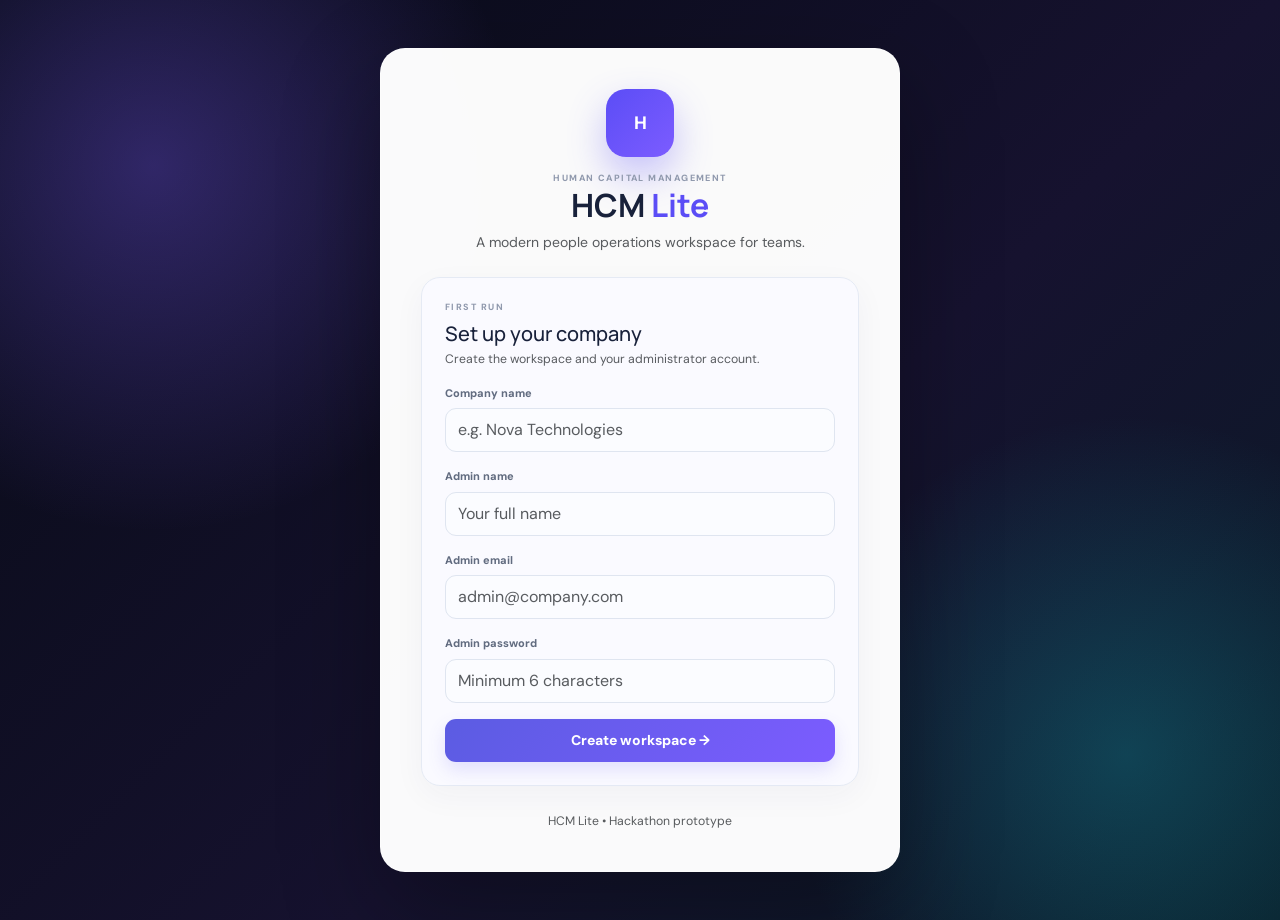
<file: index.html>
<!DOCTYPE html><html lang="en"><head><meta charset="UTF-8"><meta name="viewport" content="width=device-width,initial-scale=1.0"><title>HCM Lite — People Operations</title><link href="https://cdn.jsdelivr.net/npm/bootstrap@5.3.3/dist/css/bootstrap.min.css" rel="stylesheet"><link rel="stylesheet" href="css/style.css"></head><body class="auth-bg"><main class="container py-4"><div class="auth-card mx-auto"><div class="text-center mb-4"><div class="brand-mark">H</div><div class="eyebrow">HUMAN CAPITAL MANAGEMENT</div><h1 class="h2 fw-bold mb-2">HCM <span style="color:#5b4df6">Lite</span></h1><p class="text-muted mb-0">A modern people operations workspace for teams.</p></div><section id="setupBox"><div class="premium-card" style="box-shadow:none;background:#fafaff"><div class="section-kicker">FIRST RUN</div><h2 class="h5 mt-2 mb-1">Set up your company</h2><p class="text-muted small">Create the workspace and your administrator account.</p><form id="setupForm" novalidate><div class="mb-3"><label>Company name</label><input id="companyName" class="form-control" placeholder="e.g. Nova Technologies" required></div><div class="mb-3"><label>Admin name</label><input id="adminName" class="form-control" placeholder="Your full name" required></div><div class="mb-3"><label>Admin email</label><input id="adminEmail" type="email" class="form-control" placeholder="admin@company.com" required></div><div class="mb-3"><label>Admin password</label><input id="adminPassword" type="password" minlength="6" class="form-control" placeholder="Minimum 6 characters" required></div><button class="gradient-btn w-100">Create workspace →</button></form></div></section><section id="loginBox" class="d-none"><div class="premium-card" style="box-shadow:none;background:#fafaff"><div class="section-kicker">SECURE ACCESS</div><h2 class="h5 mt-2 mb-1">Welcome back</h2><p id="loginCompany" class="text-muted small"></p><form id="loginForm" novalidate><div class="mb-3"><label>Email</label><input id="loginEmail" type="email" class="form-control" required></div><div class="mb-3"><label>Password</label><input id="loginPassword" type="password" class="form-control" required></div><div id="loginError" class="form-message error mb-3 d-none"></div><button class="gradient-btn w-100">Continue to workspace →</button></form></div></section><div class="text-center mt-4"><small class="text-muted">HCM Lite • Hackathon prototype</small></div></div></main><script src="js/storage.js"></script><script src="js/auth.js"></script></body></html>
</file>
<file: css/style.css>
@import url('https://fonts.googleapis.com/css2?family=DM+Sans:wght@400;500;600;700&family=Manrope:wght@500;600;700;800&display=swap');
:root{--bg:#f6f7fb;--surface:#fff;--surface2:#f9faff;--ink:#151a2d;--muted:#7c8499;--line:#e9ecf3;--primary:#5b4df6;--primary2:#7c5cff;--cyan:#16b8c9;--green:#18a874;--amber:#e8a21a;--red:#e05252;--nav:#0c1020;--nav2:#151b33;--shadow:0 12px 35px rgba(23,30,57,.07);--shadow2:0 22px 70px rgba(40,35,100,.12)}*{box-sizing:border-box}html{scroll-behavior:smooth}body{margin:0;background:var(--bg);color:var(--ink);font-family:'DM Sans',sans-serif;-webkit-font-smoothing:antialiased}.app-shell{min-height:100vh}h1,h2,h3,h4,h5,.brand,.sidebar-brand{font-family:'Manrope',sans-serif}.sidebar{width:272px;position:fixed;inset:0 auto 0 0;z-index:1000;padding:22px 14px;background:linear-gradient(165deg,#090d1a,#11162b 58%,#1b1640);color:#fff;display:flex;flex-direction:column;box-shadow:20px 0 60px rgba(10,15,35,.16)}.sidebar-brand{display:flex;align-items:center;gap:12px;padding:4px 12px 26px;font-weight:800;font-size:19px}.brand-icon{width:43px;height:43px;border-radius:14px;display:grid;place-items:center;background:linear-gradient(135deg,#5b4df6,#8a68ff);box-shadow:0 12px 30px #5b4df655}.sidebar-brand span{color:#9ea5c2}.sidebar-brand small{display:block;font:600 9px 'DM Sans';letter-spacing:.12em;color:#727b99;margin-top:2px}.nav-label{padding:0 13px 8px;color:#606a88;font-size:9px;font-weight:800;letter-spacing:.16em}.nav-link{display:flex;align-items:center;gap:12px;color:#9da5bd!important;text-decoration:none;padding:12px 13px;border-radius:12px;font-weight:600;font-size:13px;margin:2px 0;transition:.22s}.nav-link i{width:20px;text-align:center;font-style:normal;font-size:16px;color:#747d9c}.nav-link:hover{background:#fff0c; background:#ffffff0b;color:#fff!important;transform:translateX(3px)}.nav-link.active{color:#fff!important;background:linear-gradient(90deg,#5b4df626,#8a68ff14);box-shadow:inset 3px 0 #8977ff}.sidebar-footer{margin-top:auto}.mini-user{display:flex;gap:10px;align-items:center;padding:13px 10px;border-top:1px solid #ffffff12;margin-top:12px}.mini-user b{display:block;font-size:12px}.mini-user small{color:#78829f;font-size:10px}.avatar,.top-avatar{display:grid;place-items:center;border-radius:50%;font-weight:800}.avatar{width:35px;height:35px;background:#6f60ff22;color:#b8afff}.logout-btn{width:100%;border:1px solid #ffffff12;background:#ffffff08;color:#aeb6cc;border-radius:11px;padding:10px;font-weight:700;transition:.2s}.logout-btn:hover{background:#ffffff13;color:#fff}.main-content{margin-left:272px;min-height:100vh}.topbar{height:76px;background:#ffffffd9;border-bottom:1px solid var(--line);display:flex;align-items:center;justify-content:space-between;padding:0 34px;position:sticky;top:0;z-index:900;backdrop-filter:blur(18px)}.topbar strong{font-size:14px}.top-actions{display:flex;align-items:center;gap:9px;color:#7f879a;font-size:12px}.live-dot{width:7px;height:7px;background:#18a874;border-radius:50%;box-shadow:0 0 0 5px #18a87416}.top-avatar{width:36px;height:36px;background:#efedff;color:#5b4df6;margin-left:8px}.mobile-menu{display:none;border:0;background:#f0f1f7;border-radius:10px;padding:8px 11px}.page-wrap{max-width:1540px;margin:auto;padding:30px 34px 55px}.hero-banner{position:relative;overflow:hidden;border-radius:27px;padding:34px 38px;background:radial-gradient(circle at 83% 20%,#ffffff2d,transparent 20%),radial-gradient(circle at 100% 100%,#16b8c933,transparent 30%),linear-gradient(120deg,#151a38 0%,#4034a5 56%,#6d55e9 100%);color:#fff;box-shadow:0 25px 65px #39309c26;margin-bottom:22px}.hero-banner:after{content:'';position:absolute;width:230px;height:230px;border:1px solid #ffffff18;border-radius:50%;right:-50px;bottom:-120px;box-shadow:0 0 0 35px #ffffff08,0 0 0 70px #ffffff05}.hero-banner h1{font-size:30px;letter-spacing:-.03em;margin:9px 0}.hero-banner p{margin:0;color:#d7d9ee;max-width:640px}.eyebrow,.section-kicker{font-size:9px;letter-spacing:.16em;font-weight:800;color:#9099ad}.eyebrow.light{color:#c8c7f8}.hero-orb{position:absolute;right:80px;top:28px;font-size:105px;color:#ffffff12;animation:float 5s ease-in-out infinite}.kpi-grid{margin-bottom:3px}.metric-card{position:relative;overflow:hidden;border:1px solid var(--line);background:linear-gradient(145deg,#fff,#fbfbfe);border-radius:19px;padding:20px;min-height:136px;box-shadow:var(--shadow);transition:.25s;animation:fadeUp .55s both}.metric-card:hover{transform:translateY(-5px);box-shadow:var(--shadow2)}.metric-card:before{content:'';position:absolute;right:-35px;top:-45px;width:125px;height:125px;border-radius:50%;background:currentColor;opacity:.06}.metric-card span{display:block;color:var(--muted);font-size:11px;font-weight:700}.metric-card strong{display:block;font-size:31px;line-height:1;margin:17px 0 8px;letter-spacing:-.04em}.metric-card small{color:#a0a7b8;font-size:10px}.metric-card.purple{color:var(--primary)}.metric-card.blue{color:#3989e8}.metric-card.green{color:var(--green)}.metric-card.orange{color:var(--amber)}.metric-card span,.metric-card small{color:var(--muted)}.premium-card,.panel-card{background:var(--surface);border:1px solid var(--line);border-radius:20px;padding:22px;box-shadow:var(--shadow);transition:.25s;animation:fadeUp .55s both}.premium-card:hover,.panel-card:hover{box-shadow:0 20px 55px rgba(25,31,60,.08)}.card-heading{display:flex;justify-content:space-between;align-items:center;gap:12px;margin-bottom:19px}.card-heading h2{font-size:17px;margin:5px 0 0;letter-spacing:-.02em}.status-pill,.soft-badge,.ai-badge{display:inline-flex;align-items:center;gap:5px;padding:6px 10px;border-radius:30px;font-size:10px;font-weight:800}.status-pill{background:#f0f2f6;color:#7a8396}.status-pill.green{background:#e8f9f1;color:#0c9666}.status-pill.red{background:#fff0f0;color:#d33e3e}.status-pill.yellow{background:#fff6df;color:#ad7500}.attendance-timeline{display:flex;align-items:center;padding:14px 8px 24px}.time-node{min-width:105px}.time-node span{display:block;color:#9aa2b3;font-size:9px;font-weight:800;letter-spacing:.16em}.time-node b{display:block;font-size:24px;margin:5px 0}.time-node small{color:#8c95a8;font-size:10px}.timeline-line{height:2px;background:linear-gradient(90deg,#7c5cff,#dfe3ed);flex:1;margin:0 15px;position:relative}.timeline-line:after{content:'';position:absolute;right:0;top:-4px;width:10px;height:10px;border-radius:50%;background:#7c5cff;box-shadow:0 0 0 5px #7c5cff14}.attendance-actions{display:flex;gap:10px}.action-btn,.gradient-btn{border:0;border-radius:11px;padding:11px 16px;font-weight:800;cursor:pointer;transition:.2s}.action-btn:hover,.gradient-btn:hover{transform:translateY(-2px)}.action-btn.success{background:#e8f9f1;color:#0a9666}.action-btn.danger{background:#fff0f0;color:#d33e3e}.gradient-btn{color:#fff;background:linear-gradient(135deg,#5b4df6,#7c5cff);box-shadow:0 11px 25px #5b4df633}.balance-row{display:flex;align-items:center;justify-content:space-between;padding:13px 0;border-bottom:1px solid #eef0f5}.balance-row:last-child{border:0}.balance-row>div{display:grid;grid-template-columns:12px auto;column-gap:8px}.balance-row b{font-size:13px}.balance-row small{grid-column:2;color:#a0a7b6;font-size:10px}.balance-row strong{font-size:22px;letter-spacing:-.03em}.balance-dot{width:8px;height:8px;border-radius:50%;background:#6d5dfc;margin-top:4px}.balance-dot.sick{background:#3989e8}.balance-dot.casual{background:#18a874}.balance-dot.unpaid{background:#94a3b8}.soft-badge{background:#f0efff;color:#5b4df6}.ai-badge{background:linear-gradient(135deg,#5b4df6,#7c5cff);color:#fff}.premium-card label{font-size:11px;font-weight:800;color:#626c80;display:block;margin-bottom:7px}.form-control,.form-select{border:1px solid #dde2ec;border-radius:11px;min-height:45px;box-shadow:none!important;background:#fbfcfe}.form-control:focus,.form-select:focus{border-color:#7c6df8;background:#fff;box-shadow:0 0 0 4px #5b4df610!important}.field-hint{display:block;color:#929aac;margin-top:6px;font-size:10px}.form-footer{display:flex;align-items:center;justify-content:space-between;gap:12px;margin-top:15px}.form-message{font-size:12px;font-weight:700}.form-message.success{color:#0b9867}.form-message.error{color:#d33e3e}.helper-chat{height:210px;overflow:auto;background:linear-gradient(180deg,#f8f9fd,#f4f5fa);border:1px solid #e8ebf2;border-radius:14px;padding:12px}.chat-user{background:#e9e6ff;color:#4d46a0;padding:9px 11px;border-radius:12px 12px 3px 12px;margin:0 0 8px auto;max-width:88%;width:max-content;font-size:12px}.chat-ai{background:#fff;border:1px solid #e5e8ef;padding:9px 11px;border-radius:12px 12px 12px 3px;margin-bottom:9px;max-width:92%;font-size:12px;color:#4c5567}.helper-input{display:flex;margin-top:10px;background:#f7f8fb;border:1px solid #e2e6ee;border-radius:11px;padding:4px}.helper-input input{flex:1;border:0;outline:0;background:transparent;padding:8px;font-size:12px}.helper-input button{border:0;border-radius:8px;background:#5b4df6;color:#fff;width:40px}.premium-table{margin:0}.premium-table thead th{color:#8d96a8;font-size:9px;letter-spacing:.1em;text-transform:uppercase;border-bottom:1px solid var(--line);padding:12px}.premium-table tbody td{padding:14px 12px;border-color:#f0f2f6;color:#5d6678;font-size:12px}.premium-table tbody tr{transition:.2s}.premium-table tbody tr:hover{background:#fafaff}.announcement-grid{display:grid;grid-template-columns:repeat(auto-fit,minmax(230px,1fr));gap:12px}.announcement{padding:15px;border:1px solid var(--line);border-radius:14px;background:linear-gradient(145deg,#fff,#fafbfe)}.announcement b{font-size:13px}.announcement p{font-size:11px;color:#7d8799;margin:6px 0 0}.empty-note{color:#9aa2b2;font-size:12px}.auth-bg{min-height:100vh;background:radial-gradient(circle at 12% 18%,#7c5cff55,transparent 27%),radial-gradient(circle at 88% 82%,#16b8c944,transparent 25%),linear-gradient(135deg,#070a15,#16122f 58%,#0a1b27);display:grid;place-items:center;padding:24px}.auth-card{width:min(520px,100%);background:#fffffffa;border:1px solid #ffffff60;border-radius:28px;padding:40px;box-shadow:0 35px 100px #00000050;animation:fadeUp .7s both}.brand-mark{width:68px;height:68px;display:grid;place-items:center;margin:0 auto 15px;border-radius:20px;background:linear-gradient(135deg,#5b4df6,#7c5cff);color:#fff;font-size:18px;font-weight:800;box-shadow:0 17px 38px #5b4df655;animation:float 4s infinite}.payslip{max-width:820px;margin:auto}.modal-content{border:0;border-radius:20px;box-shadow:0 25px 80px #0f172a33}@keyframes fadeUp{from{opacity:0;transform:translateY(18px)}to{opacity:1;transform:translateY(0)}}@keyframes float{0%,100%{transform:translateY(0) rotate(0)}50%{transform:translateY(-8px) rotate(2deg)}}@media(max-width:991px){.sidebar{transform:translateX(-105%);transition:.3s}.sidebar.show{transform:translateX(0)}.main-content{margin-left:0}.mobile-menu{display:block}.page-wrap{padding:22px 18px 40px}.topbar{padding:0 18px}.hero-orb{right:15px}.top-actions>span:not(.live-dot){display:none}}@media(max-width:575px){.hero-banner{padding:25px}.hero-banner h1{font-size:23px}.premium-card,.panel-card{padding:17px}.form-footer{align-items:flex-start;flex-direction:column}.gradient-btn{width:100%}.attendance-timeline{padding-left:0}.time-node b{font-size:20px}.time-node{min-width:78px}}

/* HCM Lite unified hackathon polish layer */
:root{--bg:#f3f6fc;--surface:#fff;--ink:#18213a;--muted:#77829b;--line:#e5eaf4;--primary:#5b5ce2;--primary2:#7c5cff;--shadow:0 14px 38px rgba(31,43,83,.075)}
body{background:radial-gradient(ellipse at 85% 0%,#e8eaff 0,transparent 32%),var(--bg);font-family:'DM Sans',sans-serif;font-size:14px}
.sidebar{background:linear-gradient(160deg,#11172d 0%,#1b2450 62%,#27205b 100%);width:258px;padding:24px 15px;box-shadow:12px 0 45px #17204418}
.main-content{margin-left:258px}.sidebar-brand{font-size:20px;letter-spacing:-.04em;padding-bottom:28px}.brand-icon{font-size:18px;font-weight:900;background:linear-gradient(135deg,#6c63ff,#23c9d5);box-shadow:0 9px 25px #6c63ff55}.sidebar-brand span{color:#b9c3ff}.nav-link{border-radius:13px;padding:13px 14px;margin:4px 0;font-size:13px}.nav-link.active{background:linear-gradient(100deg,#7166ff35,#24c5d51b);box-shadow:inset 3px 0 #8d86ff;color:#fff!important}.nav-link.active i{color:#b8b2ff}.topbar{padding:0 30px;height:74px}.page-wrap{padding:28px 30px 48px;max-width:1600px}.hero-banner{background:radial-gradient(circle at 85% 15%,#48d9e833,transparent 23%),linear-gradient(120deg,#171e3c,#4542a7 62%,#6964e8);border-radius:24px;padding:32px 35px;min-height:170px}.hero-banner h1{font-size:clamp(23px,2.5vw,32px);font-weight:800}.hero-banner p{font-size:13px;line-height:1.8}.metric-card,.kpi-card{border:1px solid #e6eaf5!important;border-radius:18px!important;background:linear-gradient(145deg,#fff,#f9faff)!important;padding:21px!important;box-shadow:0 10px 28px #27365b0b!important;transition:transform .25s,box-shadow .25s;animation:fadeUp .55s both}.metric-card:hover,.kpi-card:hover{transform:translateY(-4px);box-shadow:0 20px 42px #27365b16!important}.metric-card strong,.kpi-card strong{font-size:31px!important;color:#222c49;letter-spacing:-.05em}.premium-card,.panel-card{border-radius:19px!important;border-color:#e5eaf4!important;box-shadow:0 10px 32px #27365b0b!important;padding:23px!important}.card-heading h2,.panel-card h2{font-size:16px;font-weight:800;color:#202945}.table{--bs-table-bg:transparent}.table thead th{font-size:10px;color:#8993aa;text-transform:uppercase;letter-spacing:.09em;border-bottom-color:#e9edf5;padding:13px 12px}.table tbody td{padding:14px 12px;border-bottom-color:#edf0f6;font-size:12px;vertical-align:middle}.btn{border-radius:10px;font-weight:700;transition:transform .2s,box-shadow .2s}.btn:hover{transform:translateY(-1px)}.btn-primary,.gradient-btn{background:linear-gradient(130deg,#5b5ce2,#7c5cff);border:0;box-shadow:0 8px 18px #655cf52a}.form-control,.form-select{border-radius:11px;border-color:#dfe5f0;background:#fbfcff;min-height:44px}.form-control:focus,.form-select:focus{border-color:#7771ed;box-shadow:0 0 0 4px #7166ff18!important}.badge{border-radius:8px;padding:7px 9px}.auth-card{border-radius:25px;box-shadow:0 35px 100px #0005}.container-fluid.p-4{padding:28px!important}.container-fluid .kpi-card{min-height:125px}.container-fluid .kpi-card span{display:block;color:#7b859b;font-size:12px;font-weight:700;margin-bottom:12px}.container-fluid .kpi-card strong{display:block;font-size:30px}.container-fluid .panel-card{margin-bottom:4px}.helper-chat{background:#f5f7ff;border-radius:14px}.announcement,.border.rounded{border-radius:13px!important;border-color:#e6eaf4!important;background:#fbfcff}.sidebar .btn-outline-light{border-radius:11px}
@media(max-width:991px){.sidebar{transform:translateX(-105%);transition:transform .28s ease}.sidebar.show{transform:translateX(0)}.main-content{margin-left:0}.page-wrap{padding:20px 16px 36px}.topbar{padding:0 16px}.container-fluid.p-4{padding:18px!important}.hero-banner{padding:25px}.hero-orb{font-size:70px;right:15px}}
@media(max-width:575px){.hero-banner{padding:22px;border-radius:18px}.hero-banner h1{font-size:23px;max-width:90%}.hero-banner p{font-size:12px;max-width:92%}.premium-card,.panel-card{padding:16px!important}.metric-card,.kpi-card{padding:15px!important;min-height:110px}.metric-card strong,.kpi-card strong{font-size:25px!important}.topbar{height:66px}.table-responsive{margin-right:-3px}.container-fluid.p-4{padding:14px!important}.sidebar{width:275px}}
@media(prefers-reduced-motion:reduce){*,*::before,*::after{animation-duration:.01ms!important;transition-duration:.01ms!important;scroll-behavior:auto!important}}

/* Shared Leave Center visual language applied to the other workspace pages */
.shared-page-hero{margin:0 0 24px;min-height:155px;display:flex;align-items:center;justify-content:space-between;gap:20px;animation:fadeUp .55s both}
.shared-page-hero h1{font-family:'Manrope',sans-serif;color:#fff;font-size:clamp(24px,2.4vw,32px);font-weight:800;letter-spacing:-.035em;margin:9px 0}
.shared-page-hero p{color:#d7d9ee;max-width:680px;margin:0;line-height:1.75;font-size:13px}
.container-fluid.p-4{padding:28px 30px!important}
.container-fluid.p-4>.d-flex h1,.container-fluid.p-4>.panel-card h1{color:var(--ink);letter-spacing:-.03em}
.container-fluid.p-4>.row{--bs-gutter-x:1rem;--bs-gutter-y:1rem}
.container-fluid.p-4 .card,.container-fluid.p-4 .panel-card,.container-fluid.p-4 .kpi-card,.container-fluid.p-4 .border.rounded,.container-fluid.p-4 .bg-white{border:1px solid #e5eaf4!important;border-radius:18px!important;box-shadow:0 10px 32px #27365b0b!important}
.container-fluid.p-4 .card-body{padding:22px}
.container-fluid.p-4 .form-label{font-size:11px;font-weight:800;color:#626c80;margin-bottom:7px}
.container-fluid.p-4 .table-responsive{border-radius:14px}
.container-fluid.p-4 .btn{border-radius:10px;font-weight:700;transition:transform .2s,box-shadow .2s}
.container-fluid.p-4 .btn:hover{transform:translateY(-1px)}
.container-fluid.p-4 .btn-primary{background:linear-gradient(130deg,#5b5ce2,#7c5cff);border:0;box-shadow:0 8px 18px #655cf52a}
.container-fluid.p-4 .form-control:focus,.container-fluid.p-4 .form-select:focus{border-color:#7771ed;box-shadow:0 0 0 4px #7166ff18!important}
@media(max-width:991px){.container-fluid.p-4{padding:20px 16px!important}.shared-page-hero{padding:25px;min-height:145px}.shared-page-hero .hero-orb{right:16px}}
@media(max-width:575px){.container-fluid.p-4{padding:15px 12px!important}.shared-page-hero{padding:21px;border-radius:18px;min-height:130px}.shared-page-hero h1{font-size:23px;max-width:90%}.shared-page-hero p{font-size:12px;max-width:92%}.shared-page-hero .hero-orb{opacity:.35;right:12px}}

/* UNIQUE BENTO LAYOUT SYSTEM — same visual language, different composition */
.bento-layout{display:grid;grid-template-columns:minmax(0,1.7fr) minmax(300px,.85fr);gap:18px;align-items:start}.bento-stack{display:grid;gap:18px}.bento-wide{grid-column:1/-1}.section-card{background:#fff;border:1px solid #e5eaf4;border-radius:20px;box-shadow:0 12px 34px #27365b0b;padding:22px}.section-card.soft{background:linear-gradient(145deg,#fff,#f8f9ff)}.section-card .card-heading{margin-bottom:16px}.insight-list{display:grid;gap:10px}.insight-item{display:flex;justify-content:space-between;gap:12px;padding:13px 14px;border:1px solid #edf0f6;border-radius:14px;background:#fbfcff}.insight-item span{color:#7b859b;font-size:11px}.insight-item b{font-size:13px}.toolbar-card{display:flex;justify-content:space-between;align-items:center;gap:14px;flex-wrap:wrap}.toolbar-card .search-zone{display:grid;grid-template-columns:1.5fr 1fr;gap:10px;flex:1;min-width:280px}.employee-grid{display:grid;grid-template-columns:minmax(0,1fr) 290px;gap:18px}.employee-side{display:grid;gap:18px}.profile-stat{padding:17px;border-radius:16px;background:linear-gradient(145deg,#f8f8ff,#eefcff);border:1px solid #e5eaf4}.profile-stat strong{display:block;font-size:27px;color:#202945;margin-top:4px}.settings-layout{display:grid;grid-template-columns:minmax(0,1.45fr) minmax(280px,.7fr);gap:18px}.settings-form-grid{display:grid;grid-template-columns:1fr 1fr;gap:18px}.field-card{padding:17px;border:1px solid #edf0f6;border-radius:15px;background:#fbfcff}.field-card.full{grid-column:1/-1}.quota-grid{display:grid;grid-template-columns:repeat(3,1fr);gap:10px}.setup-side{display:grid;gap:14px}.setup-preview{border-radius:18px;padding:20px;color:#fff;background:linear-gradient(145deg,#171e3c,#5b5ce2);position:relative;overflow:hidden}.setup-preview:after{content:'';position:absolute;width:150px;height:150px;border-radius:50%;right:-50px;top:-55px;background:#23c9d533}.setup-preview strong{font-size:30px;display:block}.payroll-layout{display:grid;grid-template-columns:minmax(0,1.45fr) minmax(270px,.7fr);gap:18px}.salary-head{display:flex;justify-content:space-between;align-items:flex-start;gap:15px;padding-bottom:20px;border-bottom:1px solid #edf0f6}.salary-total{padding:18px 20px;border-radius:17px;background:linear-gradient(135deg,#171e3c,#5b5ce2);color:#fff;min-width:200px}.salary-total span{font-size:10px;opacity:.75;text-transform:uppercase;letter-spacing:.12em}.salary-total strong{display:block;font-size:29px;margin-top:5px}.salary-items{display:grid;grid-template-columns:repeat(3,1fr);gap:12px;margin:20px 0}.salary-item{padding:16px;border:1px solid #edf0f6;border-radius:15px;background:#fbfcff}.salary-item span{font-size:10px;color:#8b95aa;text-transform:uppercase}.salary-item strong{display:block;font-size:22px;margin-top:7px;color:#202945}.payroll-side{display:grid;gap:18px}.action-tile{padding:20px;border-radius:18px;background:linear-gradient(145deg,#f8f8ff,#eefcff);border:1px solid #e5eaf4}.action-tile b{display:block;font-size:15px;margin-bottom:7px}.action-tile p{font-size:11px;color:#7c879b;line-height:1.6;margin-bottom:14px}.unique-title{margin:0;font-size:18px;font-weight:800}.unique-sub{color:#8a93a7;font-size:11px;margin:4px 0 0}.mini-label{font-size:9px;letter-spacing:.14em;font-weight:800;color:#8c95a8}.table-card{overflow:hidden}.table-card .table-responsive{margin:0 -4px}.table-card .table{margin-bottom:0}
@media(max-width:1050px){.bento-layout,.employee-grid,.settings-layout,.payroll-layout{grid-template-columns:1fr}.employee-side,.payroll-side{grid-template-columns:repeat(2,1fr)}.settings-form-grid{grid-template-columns:1fr}}
@media(max-width:650px){.employee-side,.payroll-side{grid-template-columns:1fr}.toolbar-card .search-zone{grid-template-columns:1fr;min-width:100%}.quota-grid,.salary-items{grid-template-columns:1fr}.salary-head{flex-direction:column}.salary-total{width:100%}.section-card{padding:17px}}

/* ===== HACKATHON UNIQUE PAGE COMPOSITIONS ===== */
.command-strip,.people-heading,.setup-intro,.payroll-head{display:flex;justify-content:space-between;align-items:flex-end;gap:24px;margin-bottom:22px;padding:26px 28px;border:1px solid rgba(38,48,78,.08);border-radius:26px;background:linear-gradient(135deg,#101a36 0%,#1c2c62 58%,#173d7a 100%);color:#fff;box-shadow:0 18px 50px rgba(26,35,70,.13)}
.command-strip h1,.people-heading h1,.setup-intro h1,.payroll-head h1{margin:5px 0 7px;font-size:clamp(28px,3vw,44px);letter-spacing:-1.8px}.command-strip p,.people-heading p,.setup-intro p,.payroll-head p{margin:0;color:rgba(255,255,255,.72);max-width:700px}.date-chip,.setup-badge{min-width:115px;padding:14px 16px;border:1px solid rgba(255,255,255,.18);background:rgba(255,255,255,.09);border-radius:18px;text-align:center;font-size:10px;letter-spacing:1.4px}.date-chip b,.setup-badge b{font-size:15px;color:#fff}.stat-rail{display:grid;grid-template-columns:repeat(4,1fr);gap:12px;margin-bottom:18px}.rail-stat{padding:18px 20px;background:#fff;border:1px solid #e9ecf4;border-radius:20px;position:relative;overflow:hidden}.rail-stat:after{content:"";position:absolute;left:0;top:0;bottom:0;width:4px;background:#7b61ff}.rail-stat.accent:after{background:#16a6e8}.rail-stat.warning:after{background:#f2a93b}.rail-stat span{display:block;font-size:10px;letter-spacing:1.3px;color:#7d8497}.rail-stat b{display:block;font-size:34px;line-height:1.1;margin:6px 0}.rail-stat small{color:#8b91a2}.dashboard-mosaic{display:grid;grid-template-columns:minmax(0,1.65fr) minmax(280px,.7fr);gap:16px}.attendance-panel{grid-row:span 2}.insight-column{display:grid;gap:16px}.announcement-panel{grid-column:1}.assistant-panel{grid-column:2}.insight-card.dark{padding:24px;border-radius:24px;background:linear-gradient(145deg,#151d39,#273e7b);color:#fff;box-shadow:0 18px 45px rgba(25,35,72,.18)}.insight-card.dark h3{font-size:22px;margin:8px 0 22px}.pulse-line{display:flex;justify-content:space-between;margin:10px 0;font-size:13px}.insight-card.dark p{font-size:12px;color:rgba(255,255,255,.68);margin:16px 0 0}.text-link{font-size:12px;font-weight:800;text-decoration:none;color:#4866df}.people-heading{align-items:center}.people-workspace{display:grid;grid-template-columns:minmax(0,1.7fr) 330px;gap:18px}.list-toolbar,.search-dock{display:flex;justify-content:space-between;align-items:center;gap:12px}.search-dock{margin:16px 0}.search-dock input{max-width:280px}.count-chip{padding:9px 12px;background:#eef1ff;color:#4d5ed1;border-radius:999px;font-size:12px}.profile-board{padding:26px;border-radius:24px;background:linear-gradient(150deg,#101b39,#31509d);color:#fff;box-shadow:0 18px 45px rgba(30,45,95,.18)}.profile-number{font-size:62px;font-weight:900;line-height:1;margin:14px 0 4px}.profile-board p{color:rgba(255,255,255,.7);font-size:13px}.profile-divider{height:1px;background:rgba(255,255,255,.15);margin:22px 0}.profile-row{display:flex;justify-content:space-between;padding:8px 0;font-size:12px}.profile-row b{color:#8ff0c1}.people-profile{display:grid;gap:16px;align-content:start}.create-card h3{margin:8px 0}.setup-workspace{display:grid;grid-template-columns:230px minmax(0,1fr);gap:18px}.settings-nav{padding:18px;border-radius:24px;background:#111a35;color:#fff;align-self:start;position:sticky;top:18px}.settings-nav-title{font-size:10px;letter-spacing:1.4px;color:#8f99b5;padding:8px 10px 14px}.settings-tab{padding:13px 12px;border-radius:13px;color:#aeb6cd;font-size:12px;margin-bottom:5px}.settings-tab span{margin-left:10px}.settings-tab.active{background:linear-gradient(90deg,#4757e7,#2376db);color:#fff}.settings-note{margin-top:20px;padding:14px;border:1px solid rgba(255,255,255,.1);border-radius:15px;color:#fff}.settings-note b{font-size:11px}.settings-note p{font-size:10px;color:#9da7c1;line-height:1.5}.form-section-title{font-size:11px;font-weight:900;letter-spacing:1.2px;color:#59627a;margin:24px 0 12px;padding-bottom:8px;border-bottom:1px solid #edf0f5}.quota-grid.big{grid-template-columns:repeat(3,1fr);display:grid;gap:12px}.payroll-head{align-items:center}.payroll-board{display:grid;grid-template-columns:minmax(0,1.65fr) 330px;gap:18px}.salary-sheet{padding:30px}.sheet-top{display:flex;justify-content:space-between;align-items:flex-start;padding-bottom:24px;border-bottom:1px dashed #dfe3ee}.sheet-top h2{font-size:27px;margin:6px 0}.sheet-top p{font-size:12px;color:#8b92a5}.net-block{padding:16px 20px;border-radius:18px;background:#eff3ff;text-align:right}.net-block span{display:block;font-size:10px;letter-spacing:1.3px;color:#6b73a1}.net-block b{font-size:28px;color:#3346c8}.employee-strip{display:flex;justify-content:space-between;padding:22px 0}.employee-strip small{display:block;color:#8c93a6;font-size:9px;letter-spacing:1.2px}.employee-strip b{display:block;margin-top:5px}.earnings-grid{display:grid;grid-template-columns:repeat(3,1fr);gap:10px}.earning{padding:18px;border:1px solid #edf0f5;border-radius:17px;background:#fafbfe}.earning span{display:block;color:#7f8799;font-size:11px}.earning b{font-size:23px}.deduction-line{display:flex;justify-content:space-between;padding-top:20px;margin-top:18px;border-top:1px solid #edf0f5}.payroll-insights{display:grid;gap:16px;align-content:start}.finance-card{padding:25px;border-radius:24px;background:linear-gradient(150deg,#111a35,#274a91);color:#fff}.finance-big{font-size:38px;font-weight:900;margin:10px 0}.finance-card p{font-size:12px;color:rgba(255,255,255,.68)}.finance-check{font-size:12px;padding:10px 0;border-top:1px solid rgba(255,255,255,.12)}.finance-check span{color:#79e0ae;margin-right:8px}.formula-card h3{margin:7px 0 18px}.formula-step{display:grid;grid-template-columns:34px 1fr auto;align-items:center;gap:10px;padding:12px 0;border-bottom:1px solid #edf0f5;font-size:12px}.formula-step i{width:28px;height:28px;border-radius:9px;background:#eef1ff;color:#4b5fd3;display:grid;place-items:center;font-style:normal;font-weight:800}.formula-step b{color:#4b556f}
@media(max-width:1050px){.dashboard-mosaic,.people-workspace,.setup-workspace,.payroll-board{grid-template-columns:1fr}.announcement-panel,.assistant-panel{grid-column:auto}.setup-nav{position:static}.settings-nav{position:static}.insight-column{grid-template-columns:1fr 1fr}.people-profile,.payroll-insights{grid-template-columns:1fr 1fr}}
@media(max-width:720px){.stat-rail{grid-template-columns:1fr 1fr}.command-strip,.people-heading,.setup-intro,.payroll-head{padding:20px;align-items:flex-start;flex-direction:column}.date-chip,.setup-badge{align-self:flex-start}.insight-column,.people-profile,.payroll-insights{grid-template-columns:1fr}.search-dock{flex-direction:column;align-items:stretch}.search-dock input{max-width:none}.earnings-grid,.quota-grid.big{grid-template-columns:1fr}.sheet-top,.employee-strip{flex-direction:column;gap:15px}.net-block{text-align:left}.dashboard-mosaic{display:flex;flex-direction:column}.attendance-panel{order:1}.insight-column{order:2}.announcement-panel{order:3}.assistant-panel{order:4}}
.payroll-canvas .top-actions{gap:10px}.payroll-canvas .top-actions .form-select{border:1px solid rgba(80,100,140,.18);border-radius:12px;background:#fff;font-weight:700}.payroll-canvas .net-block b{font-variant-numeric:tabular-nums}
@media(max-width:700px){.payroll-canvas .top-actions .form-select{width:150px!important}.payroll-canvas .payroll-board{grid-template-columns:1fr}}

/* =========================================================
   HCM LITE — CONSISTENT LEAVE-CENTER VISUAL SYSTEM
   All admin pages intentionally share the Leave Center design.
   ========================================================= */
.command-strip,.people-heading,.setup-intro,.payroll-head{
  position:relative!important;overflow:hidden!important;display:block!important;
  margin-bottom:22px!important;padding:34px 38px!important;
  border:0!important;border-radius:27px!important;color:#fff!important;
  background:radial-gradient(circle at 83% 20%,#ffffff2d,transparent 20%),
             radial-gradient(circle at 100% 100%,#16b8c933,transparent 30%),
             linear-gradient(120deg,#151a38 0%,#4034a5 56%,#6d55e9 100%)!important;
  box-shadow:0 25px 65px #39309c26!important;
}
.command-strip:after,.people-heading:after,.setup-intro:after,.payroll-head:after{
  content:'';position:absolute;width:230px;height:230px;border:1px solid #ffffff18;
  border-radius:50%;right:-50px;bottom:-120px;box-shadow:0 0 0 35px #ffffff08,0 0 0 70px #ffffff05;pointer-events:none;
}
.command-strip h1,.people-heading h1,.setup-intro h1,.payroll-head h1{
  margin:9px 0!important;font-size:30px!important;letter-spacing:-.03em!important;color:#fff!important;
}
.command-strip p,.people-heading p,.setup-intro p,.payroll-head p{margin:0!important;color:#d7d9ee!important;max-width:640px!important}
.command-strip .date-chip,.people-heading .count-chip,.setup-intro .setup-badge,.payroll-head .date-chip{
  position:relative;z-index:2;background:#ffffff16!important;border:1px solid #ffffff22!important;color:#fff!important;border-radius:14px!important;
}
.stat-rail{display:grid!important;grid-template-columns:repeat(4,minmax(0,1fr))!important;gap:12px!important;margin-bottom:18px!important}
.rail-stat{
  position:relative!important;overflow:hidden!important;border:1px solid var(--line)!important;
  background:linear-gradient(145deg,#fff,#fbfbfe)!important;border-radius:19px!important;
  padding:20px!important;min-height:136px!important;box-shadow:var(--shadow)!important;
}
.rail-stat:before{content:'';position:absolute;right:-35px;top:-45px;width:125px;height:125px;border-radius:50%;background:#5b4df6;opacity:.06}
.rail-stat:after{display:none!important}
.rail-stat span{display:block!important;color:var(--muted)!important;font-size:11px!important;font-weight:700!important;letter-spacing:0!important}
.rail-stat b{display:block!important;font-size:31px!important;line-height:1!important;margin:17px 0 8px!important;color:#151a2d!important;letter-spacing:-.04em!important}
.rail-stat small{color:#a0a7b8!important;font-size:10px!important}
.section-card,.people-list,.profile-board,.create-card,.finance-card,.salary-sheet,.formula-card,.settings-form-card{
  border-radius:20px!important;box-shadow:var(--shadow)!important;
}
.people-workspace,.payroll-board,.setup-workspace{gap:16px!important}
.insight-card.dark,.finance-card,.profile-board,.settings-nav{
  border-radius:20px!important;
}
.insight-card.dark,.finance-card,.profile-board{
  background:linear-gradient(145deg,#151a38 0%,#4034a5 58%,#315cc4 100%)!important;
}
.settings-nav{background:linear-gradient(165deg,#090d1a,#11162b 58%,#1b1640)!important}
.people-workspace .section-card,.setup-workspace .section-card,.payroll-board .section-card{background:#fff!important}

@media(max-width:991px){
 .stat-rail{grid-template-columns:repeat(2,minmax(0,1fr))!important}
}
@media(max-width:575px){
 .command-strip,.people-heading,.setup-intro,.payroll-head{padding:22px!important;border-radius:18px!important}
 .command-strip h1,.people-heading h1,.setup-intro h1,.payroll-head h1{font-size:23px!important;max-width:90%}
 .stat-rail{grid-template-columns:repeat(2,minmax(0,1fr))!important}
 .rail-stat{padding:15px!important;min-height:110px!important}
 .rail-stat b{font-size:25px!important}
}

.hr-create-card{margin-top:18px}.hr-account-list{display:grid;gap:10px}.hr-account{display:flex;align-items:center;gap:12px;padding:12px 14px;border:1px solid #e9eaf2;border-radius:16px;background:#fff}.hr-account small{display:block;color:#7b8190;margin-top:2px}.hr-account .soft-badge{margin-left:auto}.hr-grid{display:grid;grid-template-columns:minmax(0,1.7fr) minmax(280px,.8fr);gap:18px;margin-top:18px}.quick-actions{display:grid;gap:10px;margin-top:14px}.quick-action{display:flex;justify-content:space-between;align-items:center;padding:13px 14px;border-radius:14px;background:#f7f8fc;color:#1f2430;text-decoration:none;font-weight:700}.quick-action:hover{background:#eef0ff;color:#3f35b8}.status-pill{display:inline-flex;padding:5px 9px;border-radius:999px;font-size:12px;font-weight:800}.status-pill.present{background:#e8f8ef;color:#16834d}.status-pill.late{background:#fff1d8;color:#a45c00}.status-pill.absent{background:#f3f4f7;color:#777}.status-pill.leave{background:#eeeaff;color:#5b4df6}@media(max-width:900px){.hr-grid{grid-template-columns:1fr}}

/* Admin HR access panel */
.hr-admin-panel{grid-column:1/-1;}
.hr-admin-content{display:flex;align-items:center;justify-content:space-between;gap:20px;padding:12px 0 2px;}
.hr-admin-content .profile-number{font-size:42px;font-weight:800;line-height:1;}
@media(max-width:700px){.hr-admin-content{align-items:flex-start;flex-direction:column;}}
</file>
